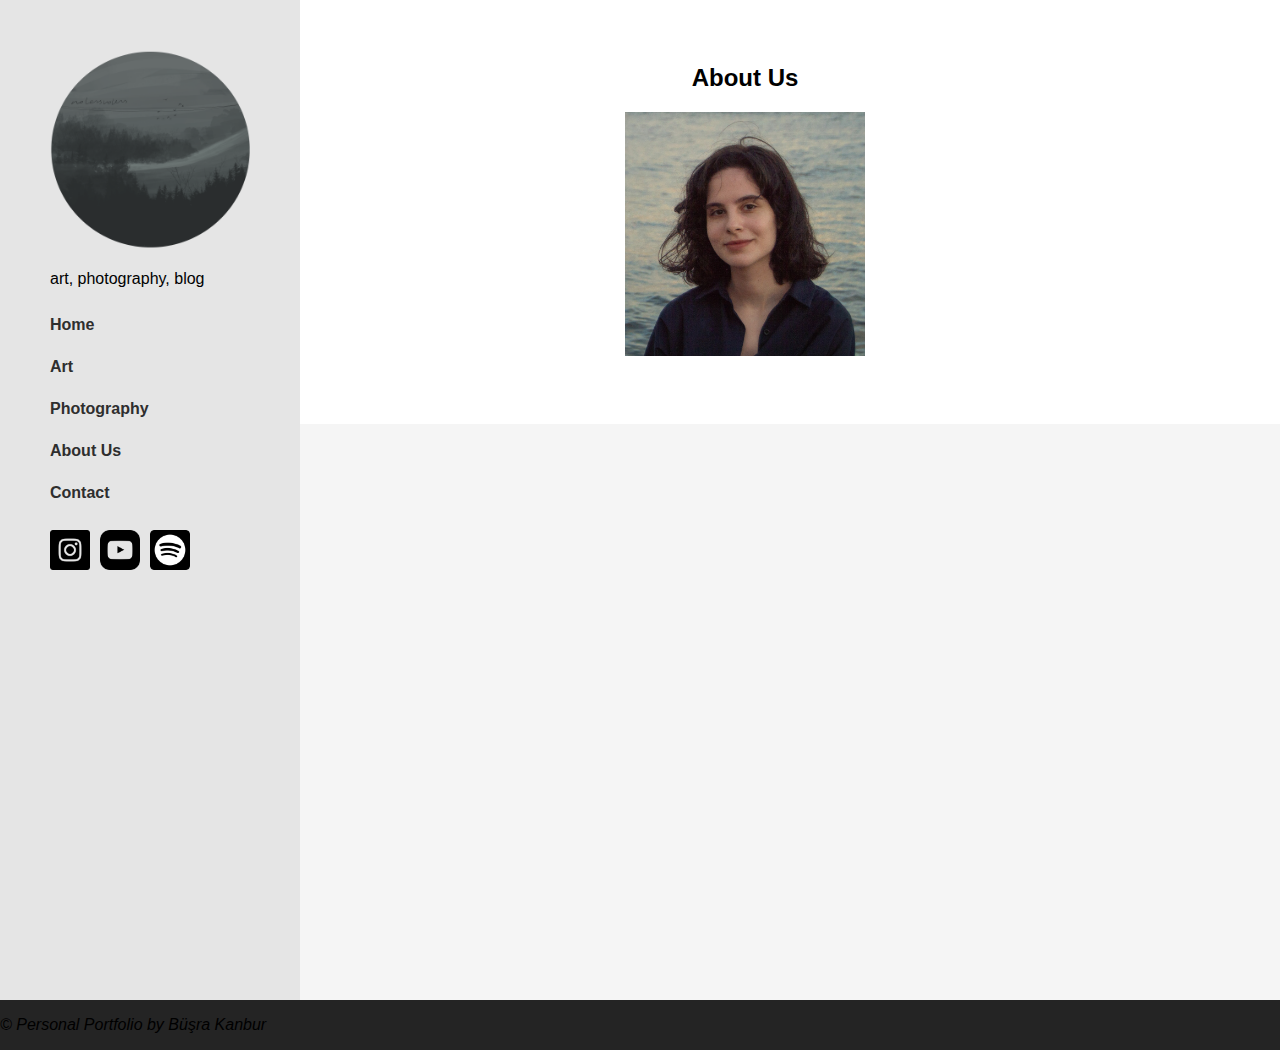
<file: aboutme.html>
<!DOCTYPE html>
<html lang="en">

<head>
    <link rel="icon" href="pictures/favicon.ico" type="image/x-icon">
    <link rel="stylesheet" type="text/css" href="style/style.css">
    <link href="https://cdn.jsdelivr.net/npm/bootstrap@5.3.0-alpha2/dist/css/bootstrap.min.css" rel="stylesheet" integrity="sha384-aFq/bzH65dt+w6FI2ooMVUpc+21e0SRygnTpmBvdBgSdnuTN7QbdgL+OapgHtvPp" crossorigin="anonymous">
    <title>
        Personal Portfolio
    </title>
    <meta charset="utf-8">
    <meta name="description"
        content="This page is a personal portfolio on art, aesthetics, music, photography and life.">
    <meta name="keywords" content="art, digital art, photography, music, book, movie">
    <meta name="author" content="Busra KANBUR">
    <meta name="viewport" content="width=device-width, initial scale=1.0">
    <script src="https://ajax.googleapis.com/ajax/libs/jquery/3.5.1/jquery.min.js"></script>
    <script src="aboutme.js"></script>
    <style>
        #svgContainer {
            width: 100%;
            height: auto;
        }
    </style>
   

</head>

<body id="up">
    <div class="container-fluid">
        <div class="row">
            <div id="sidebar-wrapper" class="col-lg-4">
               
                <div class="sidebar-menu2">
                    <a href="index.html"><img id="logo" src="pictures/logo2.png" alt="Portfolio" title="Portfolio"></a>
                    <p class="mt-4">art, photography, blog</p>
                    <ul id="menu-list">
                        <li>
                            <a href="index.html">Home</a>
                        </li>
                        <li>
                            <a href="art.html">Art</a>
                        </li>
                        <li>
                            <a href="photography.html">Photography</a>
                        </li>
                        <li>
                            <a href="aboutme.html">About Us</a>
                        </li>
                        <li><a href="contact.html">Contact</a></li>
                    </ul>

                    <div class="flex">
                        <a href="https://www.instagram.com/nolensvolens9/">
                            <img id="icon" src="socialweb/instagram.png" alt="">
                        </a>
                        <a href="https://www.youtube.com/watch?v=jiyTjN_V4gw">
                            <img id="icon" src="socialweb/youtube.png" alt="">
                        </a>
                        <a href="https://open.spotify.com/user/ggx5a9platcr39vxtf0qscjnu?si=cb8902bb2da4406a">
                            <img id="icon" src="socialweb/spotify.png" alt="">
                        </a>
                    </div>
                </div>
            </div>
            <div id="main-content" class="col-lg-8">
                <aside class="right">
                    <h1>About Us</h1>
                    <div class="images-flex mt-3">
                        <img width="150px" padding="10px" src="photo/pp.jpg" >
                       
                            <div id="svgContainer"></div>
                        
                    </div>
                </aside>
            </div>
        </div>
    </div>
    </div>
    <footer class="fixed-bottom">
        <p class="text-center">
            <em> &copy; Personal Portfolio by Büşra Kanbur</em>
        </p>
    </footer>
    <script src="https://cdn.jsdelivr.net/npm/bootstrap@5.3.0-alpha2/dist/js/bootstrap.bundle.min.js" integrity="sha384-qKXV1j0HvMUeCBQ+QVp7JcfGl760yU08IQ+GpUo5hlbpg51QRiuqHAJz8+BrxE/N" crossorigin="anonymous"></script>
</body>
</html>
</file>
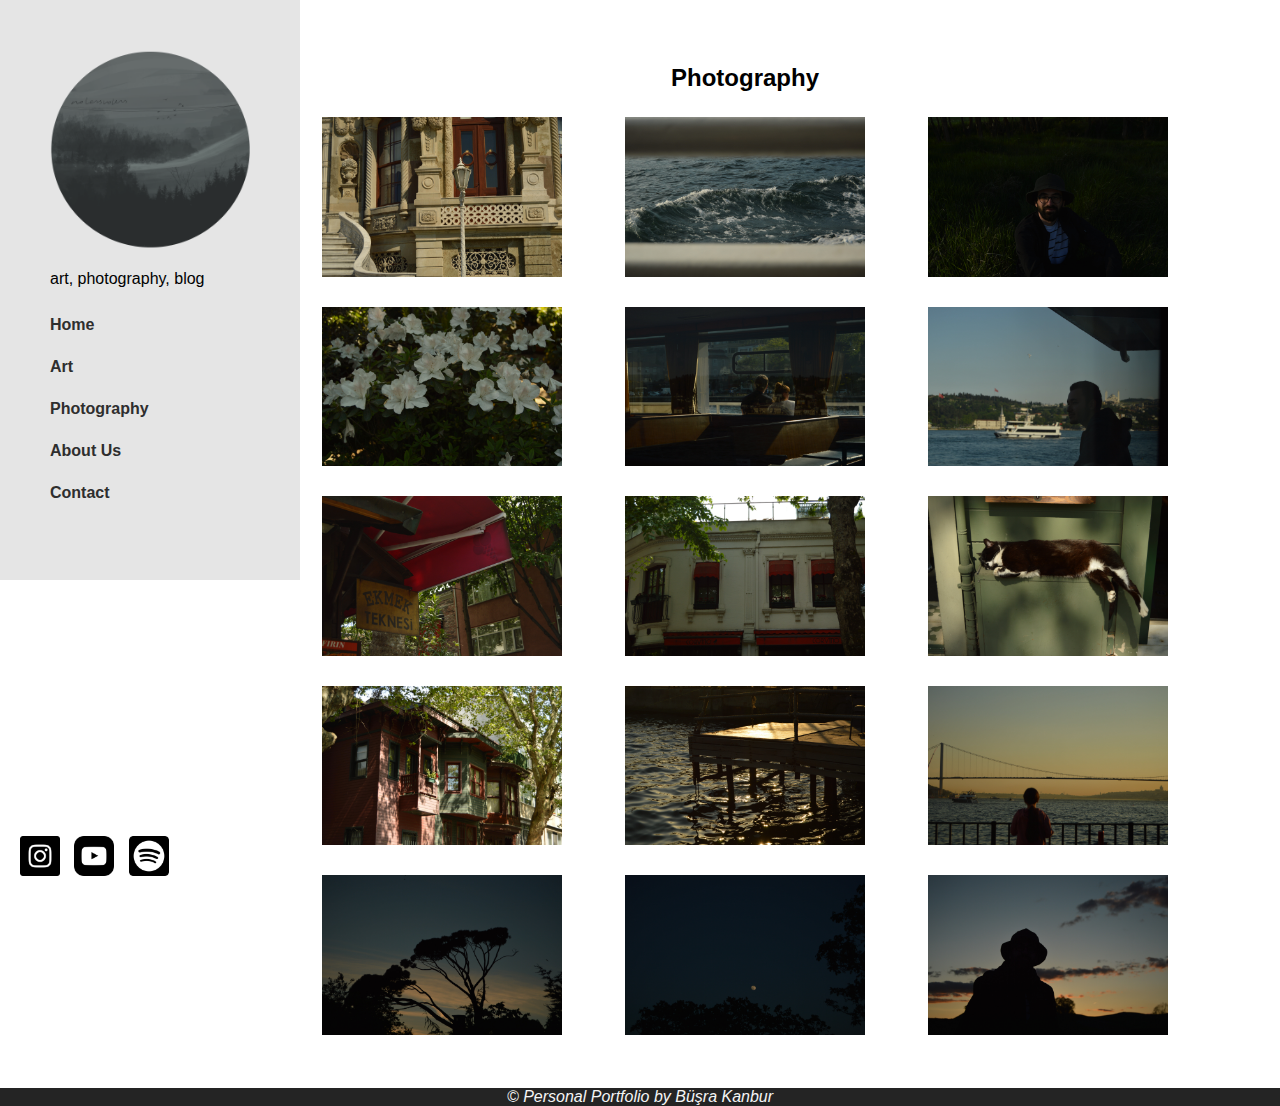
<file: photography.html>
<!DOCTYPE html>
<html lang="en">

<head>
    <link rel="icon" href="pictures/favicon.ico" type="image/x-icon">
    <link rel="stylesheet" type="text/css" href="style/style.css">
    <link rel="stylesheet" href="jquery-ui.css">
    <script src="jquery.js"></script>
    <script src="jquery-ui.js"></script>
    <script src="sprint2.js"></script>
    <link href="https://cdn.jsdelivr.net/npm/bootstrap@5.3.0-alpha2/dist/css/bootstrap.min.css" rel="stylesheet"
        integrity="sha384-aFq/bzH65dt+w6FI2ooMVUpc+21e0SRygnTpmBvdBgSdnuTN7QbdgL+OapgHtvPp" crossorigin="anonymous">
    <title>
        Personal Portfolio
    </title>
    <meta charset="utf-8">
    <meta name="description"
        content="This page is a personal portfolio on art, aesthetics, music, photography and life.">
    <meta name="keywords" content="art, digital art, photography, music, book, movie">
    <meta name="author" content="Busra KANBUR">
    <meta name="viewport" content="width=device-width, initial scale=1.0">

</head>

<body id="up">
    <div class="container-fluid">
        <div class="row">
            <div id="sidebar-wrapper" class="col-lg-4">
                <div class="sidebar-menu">
                    <a href="index.html"><img id="logo" src="pictures/logo2.png" alt="Portfolio" title="Portfolio"></a>
                    <p class="mt-4">art, photography, blog</p>
                    
                    
                    <ul id="menu-list">
                        <li>
                            <a href="index.html">Home</a>
                        </li>
                        <li>
                            <a href="art.html">Art</a>
                        </li>
                        <li>
                            <a href="photography.html">Photography</a>
                        </li>
                        <li>
                            <a href="aboutme.html">About Us</a>
                        </li>
                        <li><a href="contact.html">Contact</a></li>
                    </ul>

                   
                </div>
            </div>
            <div id="main-content" class="col-lg-8">
                <aside class="right">
                    <h1>Photography</h1>
                    <div class="images-flex mt-5">
                        <img class="photo_images" src="photo/1.JPG">
                        <img class="photo_images" src="photo/2.JPG">
                        <img class="photo_images" src="photo/3.JPG">
                        <img class="photo_images" src="photo/4.jpg">
                        <img class="photo_images" src="photo/5.JPG">
                        <img class="photo_images" src="photo/6.JPG">
                        <img class="photo_images" src="photo/7.JPG">
                        <img class="photo_images" src="photo/8.JPG">
                        <img class="photo_images" src="photo/9.JPG">
                        <img class="photo_images" src="photo/10.JPG">
                        <img class="photo_images" src="photo/11.JPG">
                        <img class="photo_images" src="photo/12.JPG">
                        <img class="photo_images" src="photo/13.JPG">
                        <img class="photo_images" src="photo/14.JPG">
                        <img class="photo_images" src="photo/15.JPG">



                    </div>
                </aside>
            </div>

            <div id="button-container">
                <div id="sticky-button">
                    <a href="https://www.instagram.com/nolensvolens9/">
                        <img id="icon" src="socialweb/instagram.png" alt="">
                    </a>
                </div>
                <div id="second-button">
                    <a href="https://www.youtube.com/watch?v=jiyTjN_V4gw">
                        <img id="icon" src="socialweb/youtube.png" alt="">
                    </a>
                </div>
                <div id="third-button">
                    <a href="https://open.spotify.com/user/ggx5a9platcr39vxtf0qscjnu?si=cb8902bb2da4406a">
                        <img id="icon" src="socialweb/spotify.png" alt="">
                    </a>
                </div>
            </div>


        </div>
    </div>
    </div>
    <footer>
        <p class="copyright"><em> &copy; Personal Portfolio
                by Büşra Kanbur</em></p>
    </footer>
    <script src="https://cdn.jsdelivr.net/npm/bootstrap@5.3.0-alpha2/dist/js/bootstrap.bundle.min.js"
        integrity="sha384-qKXV1j0HvMUeCBQ+QVp7JcfGl760yU08IQ+GpUo5hlbpg51QRiuqHAJz8+BrxE/N"
        crossorigin="anonymous"></script>
</body>

</html>
</file>
<file: style/style.css>
body {
    display: flex;
    flex-direction: column;
    min-height: 100vh;
    font-family: Arial, sans-serif;
    background-color: #f5f5f5;
    margin: 0;
    padding: 0;
}

.sidebar-menu {
    background-color: rgb(229, 229, 229);
    min-height: 100%;
    border-style: none;
    border-width: 20px;
    padding: 50px;
    float: left;
}

.sidebar-menu2 {
    background-color: rgb(229, 229, 229);
    min-height: 100vh;
    border-style: none;
    border-width: 20px;
    padding: 50px;
    float: left;
}

.row {
    margin: 0;
}

#logo {
    width: 100%;
    max-width: 200px;
}

#written {
    color: rgb(87, 98, 109);
}

div.sidebarOption:hover {
    color: rgb(87, 98, 109);
    cursor: pointer;
}

#icon {
    padding-right: 10px;
    width: 40px;
}

#right-side {
    overflow: auto;
    position: relative;
}

.flex {
    display: flex;
    align-items: center;
    justify-content: flex-start;
}

#menu-list {
    list-style: none;
    padding: 0;
    font-size: 16px;
    font-weight: 600;
    line-height: 42px;
}

#menu-list li a {
    text-decoration: none;
    color: rgb(46, 46, 46);
    transition: .5s;
}

#menu-list li a:hover {
    color: rgb(62, 96, 106);
    transition: .5s;
}

.photo_images {
    margin: 5px;
    width: 720px;
}


#main-content {
    padding: 3rem 1rem;
}

#main-content img {
    width: 100%;
    max-width: 240px;
}

.images-flex {
    display: flex;
    align-items: center;
    justify-content: space-around;
    flex-wrap: wrap;
}


aside {
    position: center;
}


footer {
    background-color: rgb(36, 36, 36);

    bottom: 0;
    left: 0;
    right: 0;
}

.copyright {
    color: whitesmoke;
    text-align: center;
    margin: 0;
}

/* sprint 2 */
.slider img {
    max-width: 100%;
    height: auto;
    margin: 0 auto;
}

.images-flex {
    display: flex;
    flex-wrap: wrap;
    gap: 20px;
    /* Boşluk miktarını ayarlayabilirsiniz */
}

.art_images {
    margin-inline: 20px;
    margin-block: 15px;
    object-fit: cover;
}


/*contact page*/
#main-content {
    background-color: #fff;
    padding-right: 90px;
}

.right {
    text-align: center;
}

h1 {
    font-size: 24px;
    margin-bottom: 20px;
}

.form-group {
    margin-bottom: 20px;
}

label {
    display: block;
    font-weight: bold;
    margin-bottom: 5px;
}

input[type="text"],
input[type="email"],
textarea {
    width: 100%;
    padding: 10px;
    font-size: 16px;
    border: 1px solid #ccc;
    border-radius: 4px;
}

button[type="submit"] {
    padding: 10px 20px;
    font-size: 16px;
    background-color: #284b4e;
    color: #fff;
    border: none;
    border-radius: 4px;
    cursor: pointer;
}

button[type="submit"]:hover {
    background-color: #242424;
}


#button-container {
    position: fixed;
    bottom: 20px;
    left: 20px;
    z-index: 999;
}

#sticky-button,
#second-button,
#third-button {
    display: inline-block;
    width: 40px;
    height: 40px;
    border-radius: 50%;
    text-align: center;
    line-height: 40px;
    color: #fff;
    cursor: pointer;
}


#second-button,
#third-button {
    margin-left: 10px;
}

.image-link {
    object-fit: contain;
    width: 500px;
    /* Otomatik yükseklik ayarı oranı korur */
}

.no-close .ui-dialog-titlebar-close {
    display: none;
}

.hidden {
    display: none;
  }

  
  #rectangle {
    padding-right: 20px;
    width: 400px;
    height: 100px;
    background-color: #f2f2f2;
    display: flex;
    align-items: center;
    justify-content: center;
    font-family: Arial, sans-serif;
    font-size: 18px;
    font-weight: bold;
  }
  
  #artText {
    padding-left: 60px;
    color: black;
    cursor: pointer;
  }
  
  #photoText {
    padding-left: 100px;
    color: gray;
    cursor: pointer;
  }
  
  .black-text {
    color: black;
}

.grey-text {
    color: grey;
}


.selected-button {
    background-color: #000;
    color: #fff;
}
</file>
